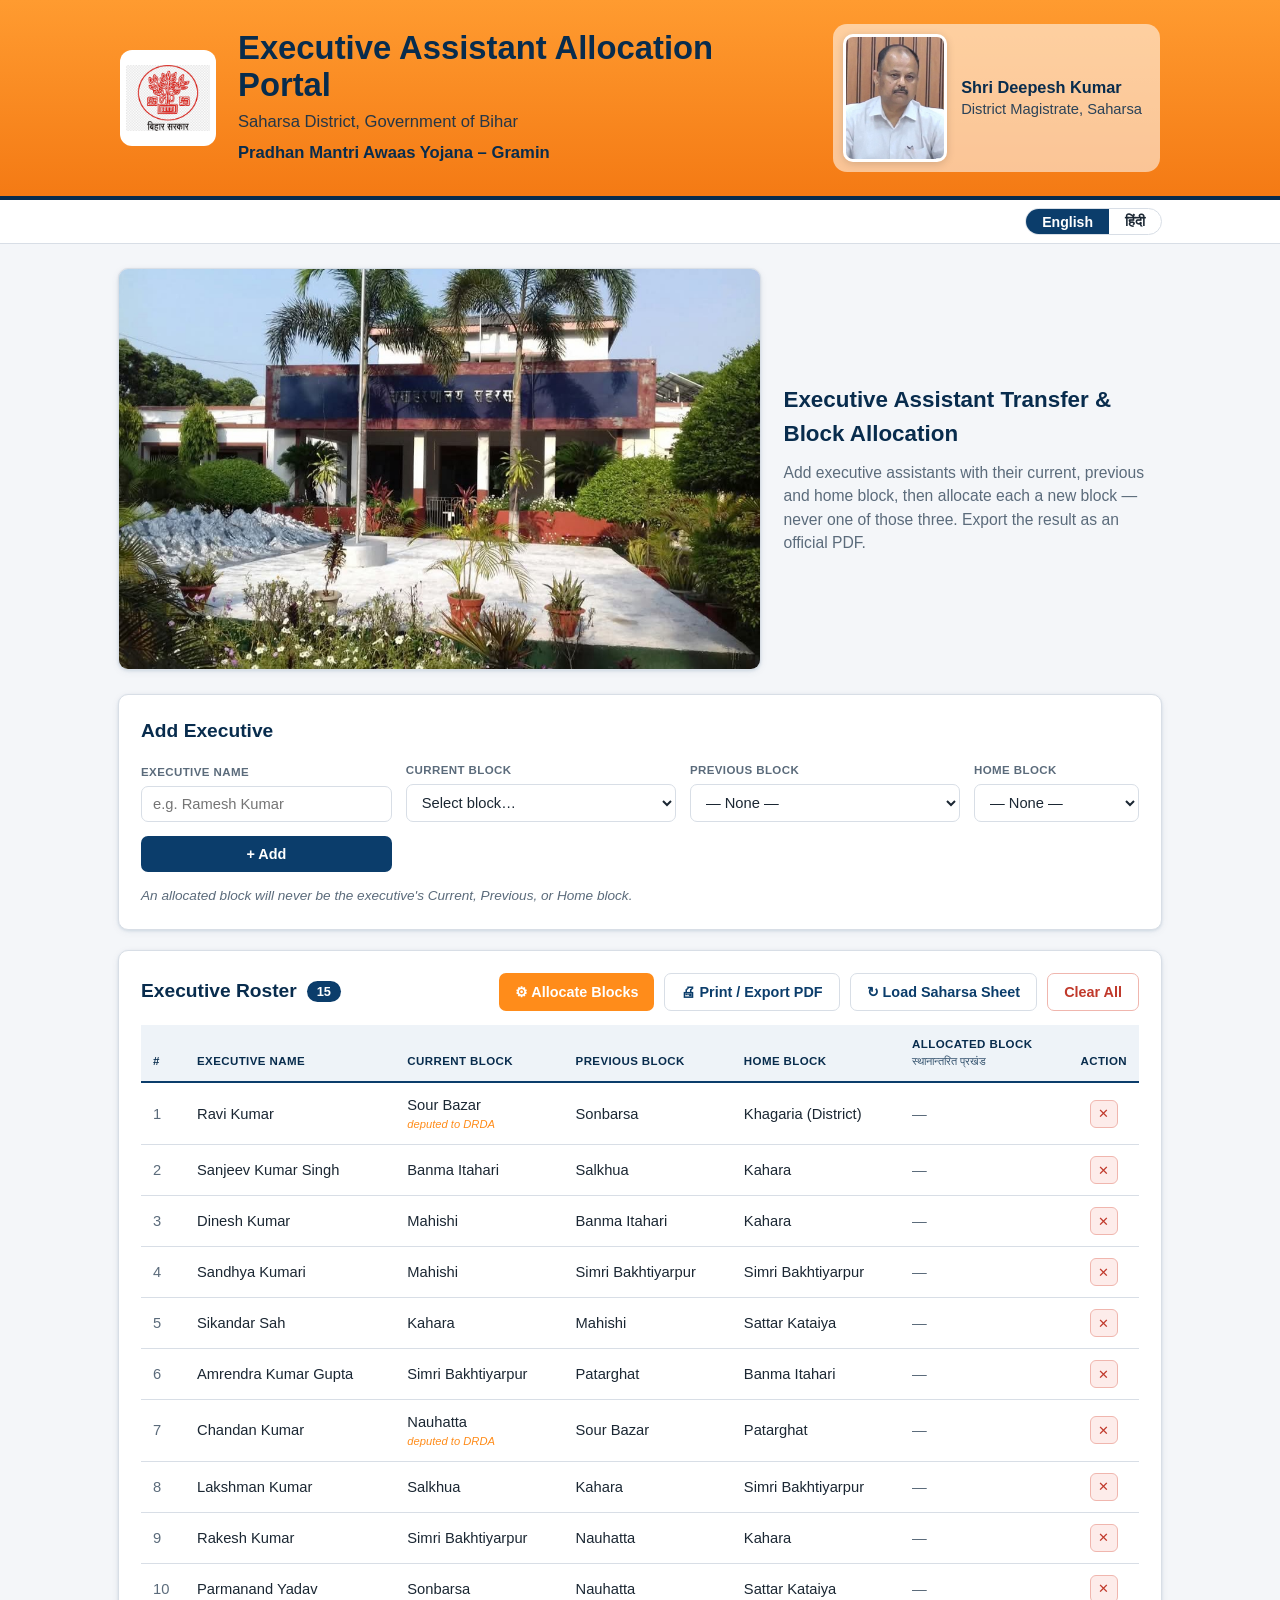
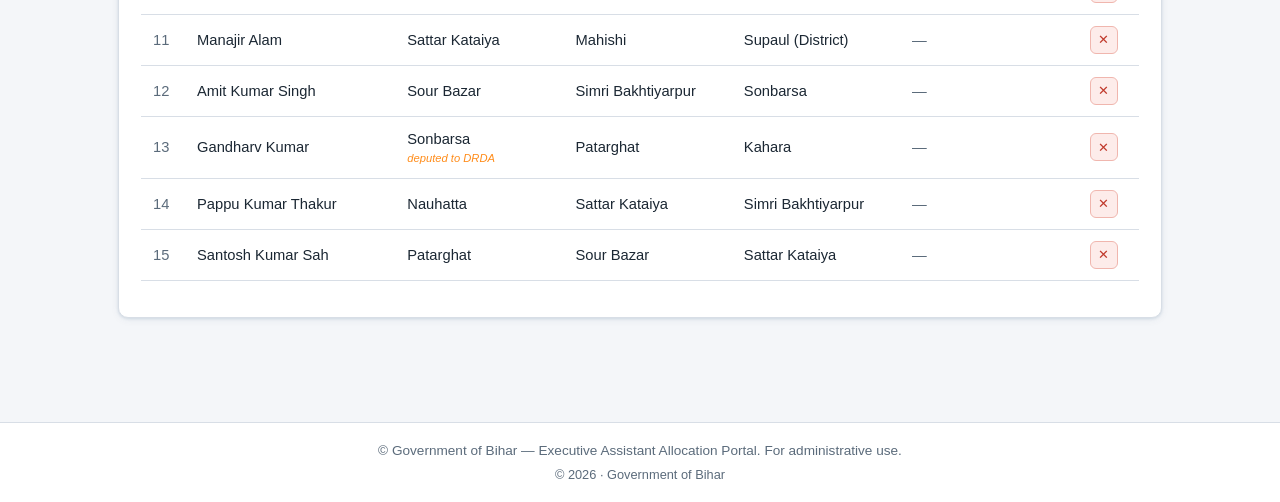
<file: index.html>
<!DOCTYPE html>
<html lang="en">
<head>
  <meta charset="UTF-8" />
  <meta name="viewport" content="width=device-width, initial-scale=1.0" />
  <title data-i18n="page_title">Executive Assistant Allocation Portal</title>
  <meta name="description" content="Executive Assistant Allocation Portal — Saharsa District, Government of Bihar." />
  <link rel="icon" href="assets/bihar-emblem.png" />
  <link rel="stylesheet" href="css/style.css" />
</head>
<body data-lang="en">
  <!-- ===================== PRINT-ONLY OFFICIAL HEADER ===================== -->
  <div class="print-gov" aria-hidden="true">
    <img class="print-gov-emblem" src="assets/bihar-emblem.png" alt="" />
    <div class="print-gov-title" data-i18n="gov_title">बिहार सरकार</div>
    <div class="print-gov-sub" data-i18n="gov_sub">Government of Bihar</div>
  </div>

  <!-- ===================== SAFFRON LANDING HEADER ===================== -->
  <section class="landing-header">
    <div class="landing-header-inner">
      <a href="index.html" class="banner-brand" aria-label="Home">
        <img class="landing-header-emblem" src="assets/bihar-emblem.png" alt="Government of Bihar / बिहार सरकार" />
        <div class="landing-titles">
          <h1 data-i18n="app_title">Executive Assistant Allocation Portal</h1>
          <p data-i18n="app_subtitle">Saharsa District, Government of Bihar</p>
          <p class="scheme-line" data-i18n="scheme">Pradhan Mantri Awaas Yojana – Gramin</p>
        </div>
      </a>

      <div class="landing-dm">
        <div class="landing-dm-photo">
          <img src="assets/dm-saharsa.jpg" alt="District Magistrate, Saharsa" onerror="this.style.display='none'" />
        </div>
        <div class="landing-dm-caption">
          <strong data-i18n="dm_name">Shri Deepesh Kumar</strong>
          <span data-i18n="dm_role">District Magistrate, Saharsa</span>
        </div>
      </div>
    </div>
  </section>

  <!-- ===================== UTILITY BAR (LANGUAGE) ===================== -->
  <div class="util-bar">
    <div class="util-bar-inner">
      <div class="util-bar-spacer"></div>
      <div class="lang-toggle" role="group" aria-label="Language / भाषा">
        <button type="button" data-lang="en" aria-pressed="true">English</button>
        <button type="button" data-lang="hi" aria-pressed="false">हिंदी</button>
      </div>
    </div>
  </div>

  <main id="main">
    <!-- ===================== HERO ===================== -->
    <section class="landing-body" aria-label="Overview">
      <div class="landing-photo" data-label-key="hero_label" data-label="Saharsa Administration">
        <img src="assets/saharsa-administration.jpeg" alt="Saharsa Administration" onerror="this.style.display='none'" />
      </div>
      <div class="hero-text">
        <h2 data-i18n="hero_title">Executive Assistant Transfer &amp; Block Allocation</h2>
        <p data-i18n="hero_lead">Add executive assistants with their current, previous and home block, then allocate each a new block — never one of those three.</p>
      </div>
    </section>

    <!-- ===================== ADD EXECUTIVE ===================== -->
    <section class="card no-print">
      <h2 class="card-title" data-i18n="add_title">Add Executive</h2>
      <form id="addForm" class="add-form" autocomplete="off">
        <div class="field">
          <label for="execName" data-i18n="f_name">Executive Name</label>
          <input type="text" id="execName" data-i18n-placeholder="f_name_ph" placeholder="e.g. Ramesh Kumar" required />
        </div>
        <div class="field">
          <label for="currentBlock" data-i18n="f_current">Current Block</label>
          <select id="currentBlock" required></select>
        </div>
        <div class="field">
          <label for="previousBlock" data-i18n="f_previous">Previous Block</label>
          <select id="previousBlock"></select>
        </div>
        <div class="field">
          <label for="homeBlock" data-i18n="f_home">Home Block</label>
          <select id="homeBlock"></select>
        </div>
        <div class="field field-action">
          <button type="submit" class="btn btn-primary" data-i18n="btn_add">+ Add</button>
        </div>
      </form>
      <p class="hint" data-i18n="add_hint">An allocated block will never be the executive's Current, Previous, or Home block.</p>
    </section>

    <!-- ===================== ROSTER + RESULTS ===================== -->
    <section class="card" id="rosterCard">
      <div class="card-header">
        <h2 class="card-title"><span data-i18n="roster_title">Executive Roster</span> <span class="count-badge" id="countBadge">0</span></h2>
        <div class="toolbar no-print">
          <button type="button" class="btn btn-accent" id="allocateBtn" data-i18n="btn_allocate">⚙ Allocate Blocks</button>
          <button type="button" class="btn btn-ghost" id="printBtn" data-i18n="btn_print">🖨 Print / Export PDF</button>
          <button type="button" class="btn btn-ghost" id="loadSeedBtn" data-i18n="btn_load">↻ Load Saharsa Sheet</button>
          <button type="button" class="btn btn-ghost btn-danger" id="clearBtn" data-i18n="btn_clear">Clear All</button>
        </div>
      </div>

      <!-- Print-only header block -->
      <div class="print-meta" id="printMeta"></div>

      <div class="table-wrap">
        <table class="data-table" id="execTable">
          <thead>
            <tr>
              <th class="col-num" data-i18n="th_num">#</th>
              <th data-i18n="th_name">Executive Name</th>
              <th data-i18n="th_current">Current Block</th>
              <th data-i18n="th_previous">Previous Block</th>
              <th data-i18n="th_home">Home Block</th>
              <th class="col-alloc"><span data-i18n="th_alloc">Allocated Block</span><br /><span class="th-sub" data-i18n="th_alloc_hi">स्थानान्तरित प्रखंड</span></th>
              <th class="col-action no-print" data-i18n="th_action">Action</th>
            </tr>
          </thead>
          <tbody id="execTableBody"></tbody>
        </table>
        <div class="empty-state" id="emptyState" data-i18n="empty_state">No executives added yet. Use the form above to add one.</div>
      </div>

      <p class="alloc-note no-print" id="allocNote"></p>
    </section>
  </main>

  <footer class="site-footer no-print">
    <div class="footer-inner">
      <div data-i18n="footer_note">© Government of Bihar — Executive Assistant Allocation Portal.</div>
      <div class="inline-note">© <span id="footer-year"></span> · Government of Bihar</div>
    </div>
  </footer>

  <script src="js/blocks.js"></script>
  <script src="js/i18n.js"></script>
  <script src="js/app.js"></script>
</body>
</html>
</file>
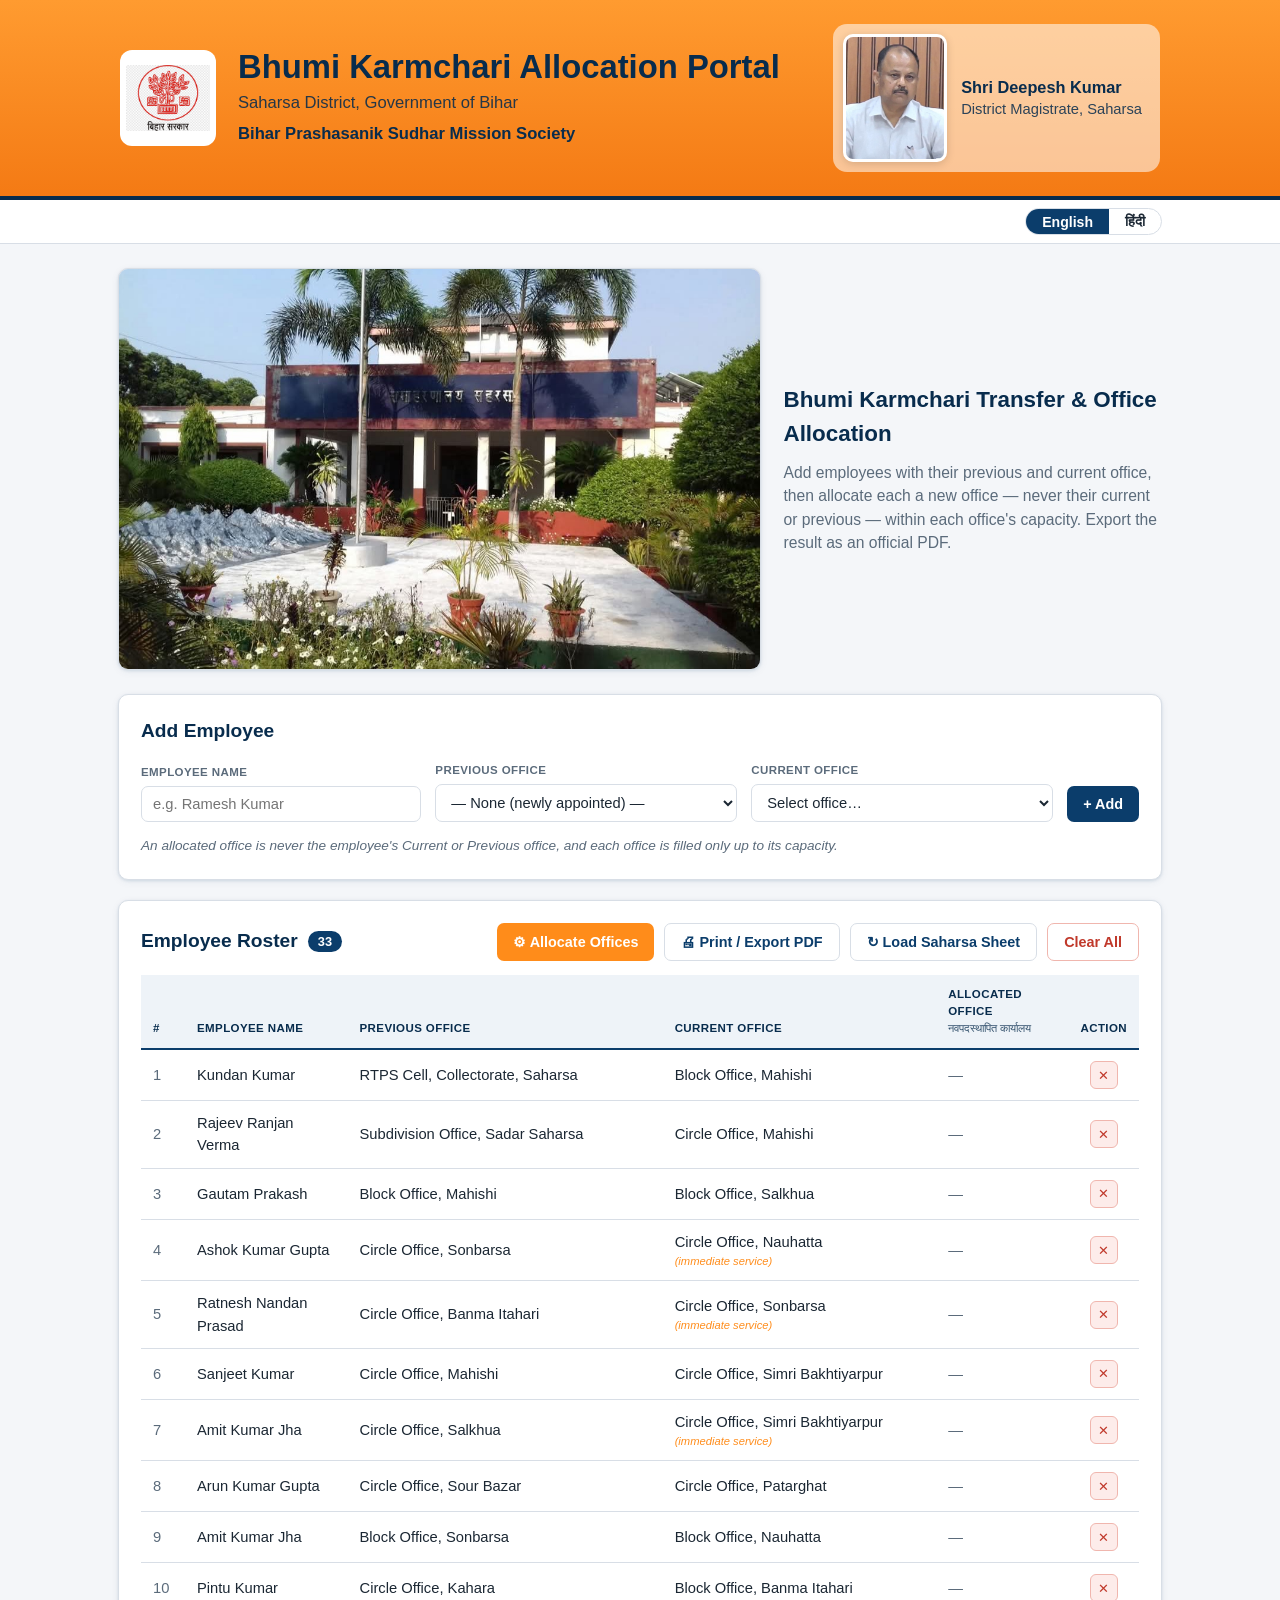
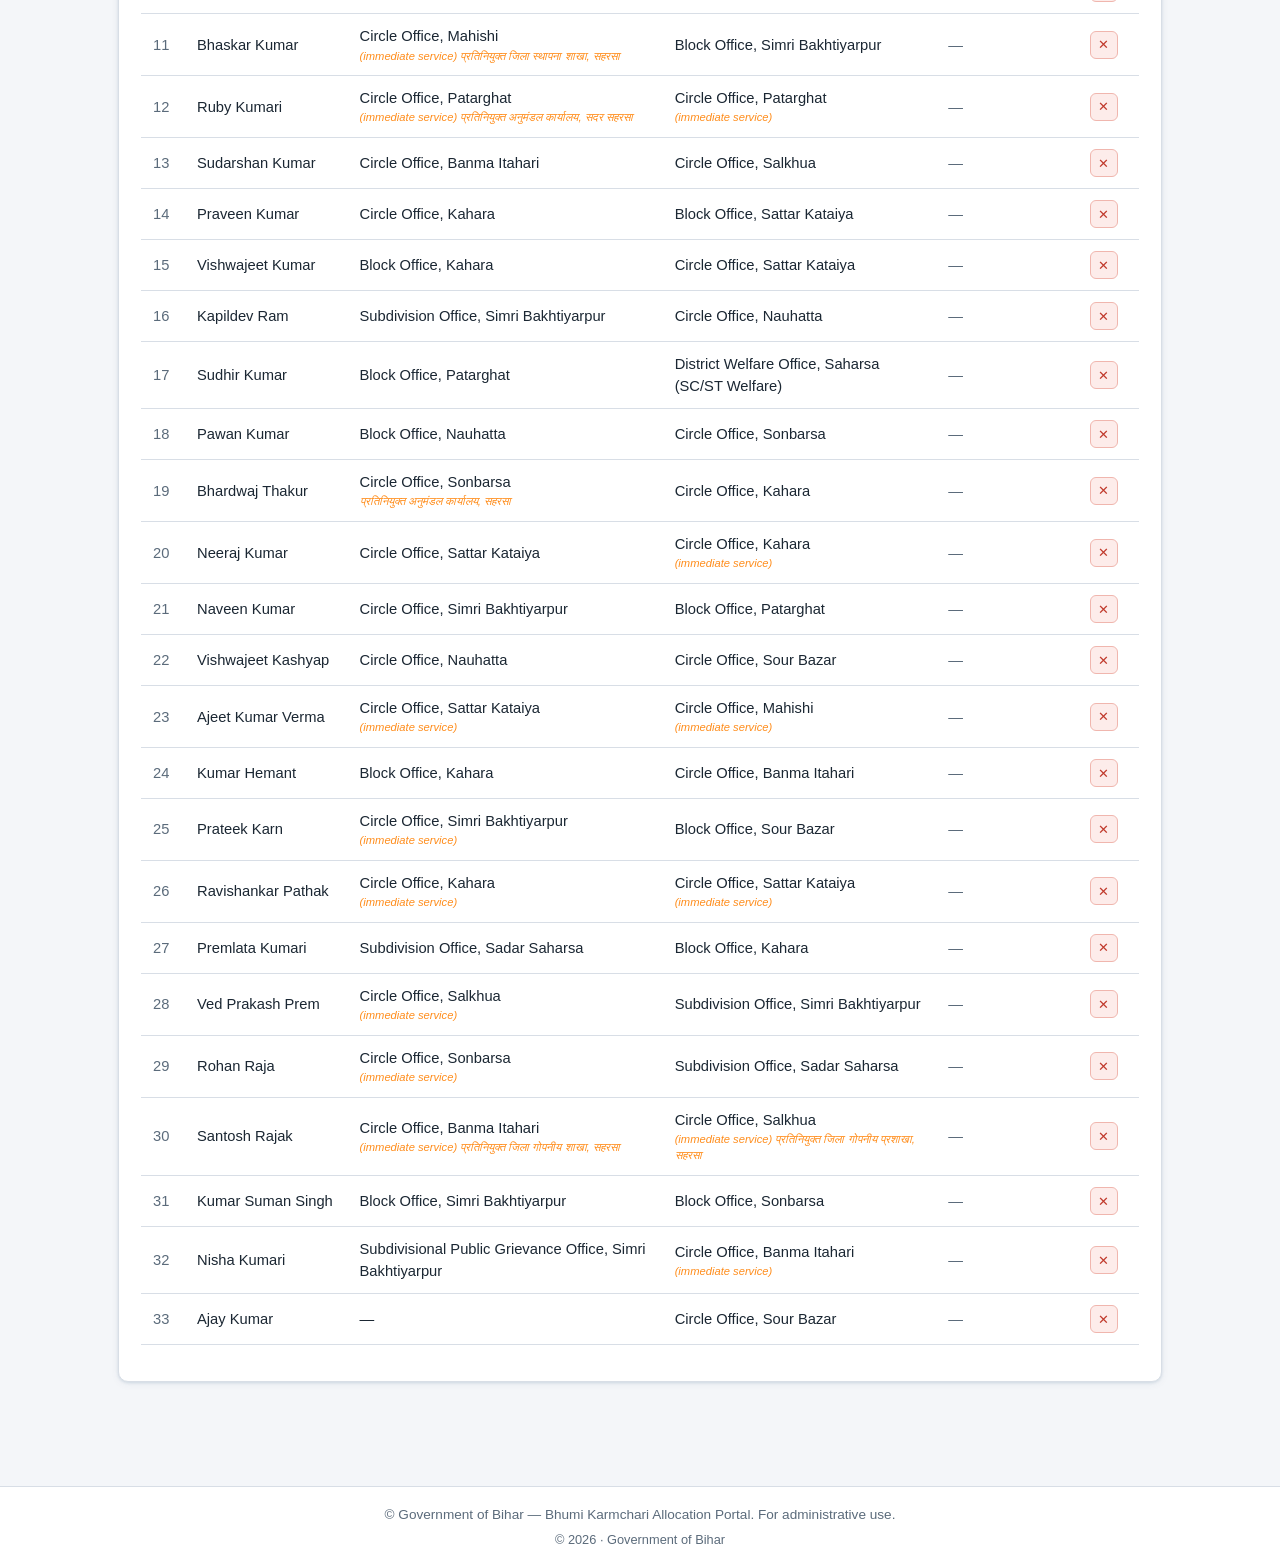
<file: bhumi-karmchari.html>
<!DOCTYPE html>
<html lang="en">
<head>
  <meta charset="UTF-8" />
  <meta name="viewport" content="width=device-width, initial-scale=1.0" />
  <title data-i18n="page_title">Executive Assistant Allocation Portal</title>
  <meta name="description" content="Executive Assistant Allocation Portal — Saharsa District, Government of Bihar." />
  <link rel="icon" href="assets/bihar-emblem.png" />
  <link rel="stylesheet" href="css/bhumi.css" />
</head>
<body data-lang="en">
  <!-- ===================== PRINT-ONLY OFFICIAL HEADER ===================== -->
  <div class="print-gov" aria-hidden="true">
    <img class="print-gov-emblem" src="assets/bihar-emblem.png" alt="" />
    <div class="print-gov-title" data-i18n="gov_title">बिहार सरकार</div>
    <div class="print-gov-sub" data-i18n="gov_sub">Government of Bihar</div>
  </div>

  <!-- ===================== SAFFRON LANDING HEADER ===================== -->
  <section class="landing-header">
    <div class="landing-header-inner">
      <a href="index.html" class="banner-brand" aria-label="Home">
        <img class="landing-header-emblem" src="assets/bihar-emblem.png" alt="Government of Bihar / बिहार सरकार" />
        <div class="landing-titles">
          <h1 data-i18n="app_title">Executive Assistant Allocation Portal</h1>
          <p data-i18n="app_subtitle">Saharsa District, Government of Bihar</p>
          <p class="scheme-line" data-i18n="scheme">Pradhan Mantri Awaas Yojana – Gramin</p>
        </div>
      </a>

      <div class="landing-dm">
        <div class="landing-dm-photo">
          <img src="assets/dm-saharsa.jpg" alt="District Magistrate, Saharsa" onerror="this.style.display='none'" />
        </div>
        <div class="landing-dm-caption">
          <strong data-i18n="dm_name">Shri Deepesh Kumar</strong>
          <span data-i18n="dm_role">District Magistrate, Saharsa</span>
        </div>
      </div>
    </div>
  </section>

  <!-- ===================== UTILITY BAR (LANGUAGE) ===================== -->
  <div class="util-bar">
    <div class="util-bar-inner">
      <div class="util-bar-spacer"></div>
      <div class="lang-toggle" role="group" aria-label="Language / भाषा">
        <button type="button" data-lang="en" aria-pressed="true">English</button>
        <button type="button" data-lang="hi" aria-pressed="false">हिंदी</button>
      </div>
    </div>
  </div>

  <main id="main">
    <!-- ===================== HERO ===================== -->
    <section class="landing-body" aria-label="Overview">
      <div class="landing-photo" data-label-key="hero_label" data-label="Saharsa Administration">
        <img src="assets/saharsa-administration.jpeg" alt="Saharsa Administration" onerror="this.style.display='none'" />
      </div>
      <div class="hero-text">
        <h2 data-i18n="hero_title">Executive Assistant Transfer &amp; Block Allocation</h2>
        <p data-i18n="hero_lead">Add executive assistants with their current, previous and home block, then allocate each a new block — never one of those three.</p>
      </div>
    </section>

    <!-- ===================== ADD EXECUTIVE ===================== -->
    <section class="card no-print">
      <h2 class="card-title" data-i18n="add_title">Add Executive</h2>
      <form id="addForm" class="add-form" autocomplete="off">
        <div class="field">
          <label for="execName" data-i18n="f_name">Executive Name</label>
          <input type="text" id="execName" data-i18n-placeholder="f_name_ph" placeholder="e.g. Ramesh Kumar" required />
        </div>
        <div class="field">
          <label for="previousBlock" data-i18n="f_previous">Previous Office</label>
          <select id="previousBlock"></select>
        </div>
        <div class="field">
          <label for="currentBlock" data-i18n="f_current">Current Office</label>
          <select id="currentBlock" required></select>
        </div>
        <div class="field field-action">
          <button type="submit" class="btn btn-primary" data-i18n="btn_add">+ Add</button>
        </div>
      </form>
      <p class="hint" data-i18n="add_hint">An allocated block will never be the executive's Current, Previous, or Home block.</p>
    </section>

    <!-- ===================== ROSTER + RESULTS ===================== -->
    <section class="card" id="rosterCard">
      <div class="card-header">
        <h2 class="card-title"><span data-i18n="roster_title">Executive Roster</span> <span class="count-badge" id="countBadge">0</span></h2>
        <div class="toolbar no-print">
          <button type="button" class="btn btn-accent" id="allocateBtn" data-i18n="btn_allocate">⚙ Allocate Blocks</button>
          <button type="button" class="btn btn-ghost" id="printBtn" data-i18n="btn_print">🖨 Print / Export PDF</button>
          <button type="button" class="btn btn-ghost" id="loadSeedBtn" data-i18n="btn_load">↻ Load Saharsa Sheet</button>
          <button type="button" class="btn btn-ghost btn-danger" id="clearBtn" data-i18n="btn_clear">Clear All</button>
        </div>
      </div>

      <!-- Print-only header block -->
      <div class="print-meta" id="printMeta"></div>

      <div class="table-wrap">
        <table class="data-table" id="execTable">
          <thead>
            <tr>
              <th class="col-num" data-i18n="th_num">#</th>
              <th data-i18n="th_name">Executive Name</th>
              <th data-i18n="th_previous">Previous Office</th>
              <th data-i18n="th_current">Current Office</th>
              <th class="col-alloc"><span data-i18n="th_alloc">Allocated Office</span><br /><span class="th-sub" data-i18n="th_alloc_hi">नवपदस्थापित कार्यालय</span></th>
              <th class="col-action no-print" data-i18n="th_action">Action</th>
            </tr>
          </thead>
          <tbody id="execTableBody"></tbody>
        </table>
        <div class="empty-state" id="emptyState" data-i18n="empty_state">No executives added yet. Use the form above to add one.</div>
      </div>

      <p class="alloc-note no-print" id="allocNote"></p>
    </section>
  </main>

  <footer class="site-footer no-print">
    <div class="footer-inner">
      <div data-i18n="footer_note">© Government of Bihar — Executive Assistant Allocation Portal.</div>
      <div class="inline-note">© <span id="footer-year"></span> · Government of Bihar</div>
    </div>
  </footer>

  <script src="js/bhumi.js"></script>
  <script src="js/bhumi-i18n.js"></script>
  <script src="js/bhumi-app.js"></script>
</body>
</html>
</file>
<file: css/style.css>
/* ===== Executive Assistant Allocation Portal — Government of Bihar =====
   Palette and landing layout adapted from the Saharsa Teacher Allocation Portal. */
:root {
  --navy: #0b3d6b;
  --navy-dark: #082c4d;
  --saffron: #ff8c1a;
  --green: #138808;
  --bg: #f4f6f9;
  --card: #ffffff;
  --border: #d8dee6;
  --text: #1b2733;
  --muted: #5b6b7b;
  --danger: #c0392b;
  --danger-bg: #fdecea;
  --ok: #1e7e34;
  --ok-bg: #e7f5ea;
  --warn: #8a6d00;
  --warn-bg: #fff6da;
  --radius: 10px;
  --shadow: 0 1px 3px rgba(11, 61, 107, 0.12), 0 2px 8px rgba(11, 61, 107, 0.06);
  --maxw: 1080px;
}

* { box-sizing: border-box; }

body {
  margin: 0;
  font-family: "Segoe UI", Roboto, "Helvetica Neue", Arial, sans-serif;
  background: var(--bg);
  color: var(--text);
  line-height: 1.5;
}

/* ===================== SAFFRON LANDING HEADER ===================== */
.landing-header {
  background: linear-gradient(180deg, #ff9b30 0%, #f47a14 100%);
  color: var(--navy-dark);
  border-bottom: 4px solid var(--navy-dark);
}
.landing-header-inner {
  max-width: var(--maxw);
  margin: 0 auto;
  padding: 24px 20px;
  display: grid;
  grid-template-columns: 1fr auto;
  align-items: center;
  gap: 22px;
}
.banner-brand {
  display: flex; align-items: center; gap: 22px;
  text-decoration: none; color: inherit; min-width: 0;
  border-radius: 10px;
}
.banner-brand:hover { opacity: 0.92; }
.landing-header-emblem {
  width: 96px; height: 96px; object-fit: contain;
  background: #fff; border-radius: 12px; padding: 6px;
  flex: 0 0 auto;
}
.landing-titles { min-width: 0; }
.landing-titles h1 {
  margin: 0;
  font-size: 2.05rem;
  color: var(--navy-dark);
  line-height: 1.12;
  font-weight: 700;
}
.landing-titles p { margin: 6px 0 0; color: var(--navy-dark); opacity: 0.88; font-size: 1.04rem; }
.scheme-line { font-weight: 700 !important; opacity: 1 !important; }

.landing-dm {
  display: flex; align-items: center; gap: 14px;
  background: rgba(255,255,255,0.55);
  padding: 10px 18px 10px 10px; border-radius: 14px;
  flex: 0 0 auto;
}
.landing-dm-photo {
  position: relative;
  width: 104px; height: 128px;
  border-radius: 10px;
  background: rgba(255,255,255,0.9);
  overflow: hidden;
  border: 3px solid #fff;
  box-shadow: 0 2px 8px rgba(0,0,0,0.15);
  flex: 0 0 auto;
}
.landing-dm-photo::before {
  content: "DM"; position: absolute; inset: 0;
  display: grid; place-items: center;
  font-weight: 800; color: var(--navy); font-size: 1.1rem; letter-spacing: 0.05em;
}
.landing-dm-photo img {
  position: relative; width: 100%; height: 100%;
  object-fit: cover; display: block;
}
.landing-dm-caption {
  display: flex; flex-direction: column;
  line-height: 1.3; font-size: 0.92rem;
  color: var(--navy-dark); min-width: 180px;
}
.landing-dm-caption strong { font-weight: 700; font-size: 1.02rem; margin-bottom: 2px; }
.landing-dm-caption span { opacity: 0.85; }

@media (max-width: 760px) {
  .landing-header-inner { grid-template-columns: 1fr; }
}
@media (max-width: 620px) {
  .landing-titles h1 { font-size: 1.4rem; }
  .banner-brand { gap: 14px; }
  .landing-header-emblem { width: 70px; height: 70px; }
}

/* ===================== UTILITY BAR + LANGUAGE TOGGLE ===================== */
.util-bar { background: #fff; border-bottom: 1px solid var(--border); }
.util-bar-inner {
  max-width: var(--maxw); margin: 0 auto;
  padding: 8px 18px; display: flex; align-items: center; gap: 12px;
}
.util-bar-spacer { flex: 1 1 auto; }
.lang-toggle {
  display: inline-flex;
  border: 1px solid var(--border);
  border-radius: 999px;
  overflow: hidden;
}
.lang-toggle button {
  background: transparent; color: var(--text);
  border: none; padding: 4px 16px; cursor: pointer;
  font-size: 0.88rem; font-weight: 600;
}
.lang-toggle button[aria-pressed="true"] { background: var(--navy); color: #fff; }

/* ===================== LAYOUT ===================== */
main {
  max-width: var(--maxw);
  margin: 24px auto;
  padding: 0 18px 60px;
}

/* ===================== HERO ===================== */
.landing-body {
  display: grid;
  grid-template-columns: 1.7fr 1fr;
  gap: 22px;
  margin-bottom: 24px;
}
@media (max-width: 760px) {
  .landing-body { grid-template-columns: 1fr; }
}
.landing-photo {
  position: relative;
  background: #e9eef4;
  border-radius: var(--radius);
  overflow: hidden;
  border: 1px solid var(--border);
  box-shadow: var(--shadow);
  aspect-ratio: 16 / 10;
  min-height: 260px;
}
.landing-photo::before {
  content: attr(data-label);
  position: absolute; inset: 0;
  display: grid; place-items: center;
  color: var(--muted); font-size: 1rem; padding: 20px; text-align: center;
}
.landing-photo img {
  position: relative; width: 100%; height: 100%;
  object-fit: cover; display: block;
}
.hero-text { display: flex; flex-direction: column; justify-content: center; }
.hero-text h2 { margin: 0 0 10px; font-size: 1.4rem; color: var(--navy-dark); }
.hero-text p { margin: 0; color: var(--muted); font-size: 0.98rem; }

/* ===================== CARDS ===================== */
.card {
  background: var(--card);
  border: 1px solid var(--border);
  border-radius: var(--radius);
  box-shadow: var(--shadow);
  padding: 22px;
  margin-bottom: 20px;
}
.card-title {
  margin: 0 0 16px;
  font-size: 1.2rem;
  color: var(--navy-dark);
  display: flex; align-items: center; gap: 10px;
}
.card-header {
  display: flex; align-items: center; justify-content: space-between;
  flex-wrap: wrap; gap: 12px; margin-bottom: 8px;
}
.card-header .card-title { margin: 0; }
.count-badge {
  background: var(--navy); color: #fff;
  font-size: 0.8rem; font-weight: 700;
  border-radius: 20px; padding: 1px 10px; min-width: 22px; text-align: center;
}

/* ===================== ADD FORM ===================== */
.add-form {
  display: grid;
  grid-template-columns: 1.3fr 1.4fr 1.4fr auto;
  gap: 14px; align-items: end;
}
.field { display: flex; flex-direction: column; gap: 5px; min-width: 0; }
.field label {
  font-size: 0.72rem; font-weight: 700; color: var(--muted);
  text-transform: uppercase; letter-spacing: 0.4px;
}
.field input, .field select {
  width: 100%; max-width: 100%; min-width: 0;
  padding: 9px 11px; border: 1px solid var(--border);
  border-radius: 7px; font-size: 0.92rem; background: #fff; color: var(--text);
  text-overflow: ellipsis;
}
.field input:focus, .field select:focus {
  outline: none; border-color: var(--navy);
  box-shadow: 0 0 0 3px rgba(11, 61, 107, 0.12);
}
.hint { margin: 14px 0 0; font-size: 0.85rem; color: var(--muted); font-style: italic; }

/* ===================== BUTTONS ===================== */
.btn {
  border: none; border-radius: 7px; padding: 10px 16px;
  font-size: 0.9rem; font-weight: 600; cursor: pointer;
  transition: filter 0.15s, transform 0.05s, background 0.15s;
}
.btn:active { transform: translateY(1px); }
.btn-primary { background: var(--navy); color: #fff; width: 100%; }
.btn-primary:hover { background: var(--navy-dark); }
.btn-accent { background: var(--saffron); color: #fff; }
.btn-accent:hover { filter: brightness(1.06); }
.btn-ghost { background: #fff; color: var(--navy); border: 1px solid var(--border); }
.btn-ghost:hover { background: var(--bg); }
.btn-danger { color: var(--danger); border-color: #f0b6ae; }
.btn-danger:hover { background: var(--danger-bg); }
.toolbar { display: flex; gap: 10px; flex-wrap: wrap; }

/* ===================== TABLE ===================== */
.table-wrap { position: relative; overflow-x: auto; }
.data-table { width: 100%; border-collapse: collapse; font-size: 0.92rem; margin-top: 6px; }
.data-table th {
  background: #eef3f8; color: var(--navy-dark);
  text-align: left; padding: 11px 12px;
  font-size: 0.72rem; text-transform: uppercase; letter-spacing: 0.4px;
  border-bottom: 2px solid var(--navy);
  vertical-align: bottom;
}
.th-sub { font-weight: 500; text-transform: none; letter-spacing: 0; font-size: 0.66rem; opacity: 0.8; }
.data-table td { padding: 11px 12px; border-bottom: 1px solid var(--border); }
.data-table tbody tr:hover { background: #fafbfc; }
.col-num { width: 44px; color: var(--muted); }
.col-action { width: 64px; text-align: center; }
.deputed-note { display: block; font-size: 0.7rem; color: var(--saffron); font-style: italic; }
.alloc-pill {
  display: inline-block;
  background: rgba(19, 136, 8, 0.1);
  color: var(--ok);
  border: 1px solid rgba(19, 136, 8, 0.25);
  padding: 3px 10px; border-radius: 20px; font-weight: 600;
}
.alloc-empty { color: var(--muted); }
.btn-remove {
  background: var(--danger-bg); color: var(--danger);
  border: 1px solid #f0b6ae; border-radius: 6px;
  width: 28px; height: 28px; cursor: pointer; font-size: 0.82rem;
}
.btn-remove:hover { background: #fbd6cf; }
.empty-state { padding: 40px 16px; text-align: center; color: var(--muted); font-style: italic; }

.alloc-note { margin: 14px 0 0; font-size: 0.92rem; font-weight: 600; }
.alloc-note.ok { color: var(--ok); }
.alloc-note.warn { color: var(--warn); }

/* ===================== FOOTER ===================== */
.site-footer { border-top: 1px solid var(--border); background: #fff; color: var(--muted); font-size: 0.85rem; }
.footer-inner { max-width: var(--maxw); margin: 0 auto; padding: 18px; text-align: center; }
.inline-note { font-size: 0.8rem; color: var(--muted); margin-top: 4px; }

/* ===================== RESPONSIVE ===================== */
@media (max-width: 820px) {
  .add-form { grid-template-columns: 1fr 1fr; }
  .field-action { grid-column: 1 / -1; }
}
@media (max-width: 520px) { .add-form { grid-template-columns: 1fr; } }

/* ===================== PRINT-ONLY ELEMENTS (hidden on screen) ===================== */
.print-meta { display: none; }
.print-gov { display: none; }

/* ===================== PRINT / PDF ===================== */
@media print {
  @page { margin: 12mm; }
  body { background: #fff; }
  .no-print { display: none !important; }
  main { margin: 0; max-width: 100%; padding: 0; }
  /* Drop all on-screen chrome: saffron banner, DM photo, language bar, hero. */
  .landing-header, .util-bar, .landing-body, .site-footer { display: none !important; }

  /* Centered "Government of Bihar" masthead, like an official announcement. */
  .print-gov {
    display: block;
    text-align: center;
    margin: 0 0 6px;
  }
  .print-gov-emblem { width: 64px; height: 64px; object-fit: contain; display: block; margin: 0 auto 4px; }
  .print-gov-title { font-size: 1.3rem; font-weight: 800; color: #000; letter-spacing: 0.02em; }
  .print-gov-sub { font-size: 0.92rem; color: #000; margin-top: 1px; }

  .card { border: none; box-shadow: none; padding: 0; margin: 0; }
  .card-title, .count-badge { display: none !important; }
  .print-meta {
    display: block; margin: 12px 0 12px;
    border-top: 1.5px solid #000; border-bottom: 1.5px solid #000;
    padding: 10px 0; text-align: center;
  }
  .pm-title { font-weight: 700; font-size: 0.98rem; color: var(--navy-dark); }
  .pm-row {
    display: flex; justify-content: space-between; gap: 12px;
    font-size: 0.82rem; color: var(--text); margin-top: 4px;
  }
  .data-table { font-size: 0.78rem; }
  .data-table th, .alloc-pill {
    -webkit-print-color-adjust: exact; print-color-adjust: exact;
  }
}
</file>
<file: css/bhumi.css>
/* ===== Executive Assistant Allocation Portal — Government of Bihar =====
   Palette and landing layout adapted from the Saharsa Teacher Allocation Portal. */
:root {
  --navy: #0b3d6b;
  --navy-dark: #082c4d;
  --saffron: #ff8c1a;
  --green: #138808;
  --bg: #f4f6f9;
  --card: #ffffff;
  --border: #d8dee6;
  --text: #1b2733;
  --muted: #5b6b7b;
  --danger: #c0392b;
  --danger-bg: #fdecea;
  --ok: #1e7e34;
  --ok-bg: #e7f5ea;
  --warn: #8a6d00;
  --warn-bg: #fff6da;
  --radius: 10px;
  --shadow: 0 1px 3px rgba(11, 61, 107, 0.12), 0 2px 8px rgba(11, 61, 107, 0.06);
  --maxw: 1080px;
}

* { box-sizing: border-box; }

body {
  margin: 0;
  font-family: "Segoe UI", Roboto, "Helvetica Neue", Arial, sans-serif;
  background: var(--bg);
  color: var(--text);
  line-height: 1.5;
}

/* ===================== SAFFRON LANDING HEADER ===================== */
.landing-header {
  background: linear-gradient(180deg, #ff9b30 0%, #f47a14 100%);
  color: var(--navy-dark);
  border-bottom: 4px solid var(--navy-dark);
}
.landing-header-inner {
  max-width: var(--maxw);
  margin: 0 auto;
  padding: 24px 20px;
  display: grid;
  grid-template-columns: 1fr auto;
  align-items: center;
  gap: 22px;
}
.banner-brand {
  display: flex; align-items: center; gap: 22px;
  text-decoration: none; color: inherit; min-width: 0;
  border-radius: 10px;
}
.banner-brand:hover { opacity: 0.92; }
.landing-header-emblem {
  width: 96px; height: 96px; object-fit: contain;
  background: #fff; border-radius: 12px; padding: 6px;
  flex: 0 0 auto;
}
.landing-titles { min-width: 0; }
.landing-titles h1 {
  margin: 0;
  font-size: 2.05rem;
  color: var(--navy-dark);
  line-height: 1.12;
  font-weight: 700;
}
.landing-titles p { margin: 6px 0 0; color: var(--navy-dark); opacity: 0.88; font-size: 1.04rem; }
.scheme-line { font-weight: 700 !important; opacity: 1 !important; }

.landing-dm {
  display: flex; align-items: center; gap: 14px;
  background: rgba(255,255,255,0.55);
  padding: 10px 18px 10px 10px; border-radius: 14px;
  flex: 0 0 auto;
}
.landing-dm-photo {
  position: relative;
  width: 104px; height: 128px;
  border-radius: 10px;
  background: rgba(255,255,255,0.9);
  overflow: hidden;
  border: 3px solid #fff;
  box-shadow: 0 2px 8px rgba(0,0,0,0.15);
  flex: 0 0 auto;
}
.landing-dm-photo::before {
  content: "DM"; position: absolute; inset: 0;
  display: grid; place-items: center;
  font-weight: 800; color: var(--navy); font-size: 1.1rem; letter-spacing: 0.05em;
}
.landing-dm-photo img {
  position: relative; width: 100%; height: 100%;
  object-fit: cover; display: block;
}
.landing-dm-caption {
  display: flex; flex-direction: column;
  line-height: 1.3; font-size: 0.92rem;
  color: var(--navy-dark); min-width: 180px;
}
.landing-dm-caption strong { font-weight: 700; font-size: 1.02rem; margin-bottom: 2px; }
.landing-dm-caption span { opacity: 0.85; }

@media (max-width: 760px) {
  .landing-header-inner { grid-template-columns: 1fr; }
}
@media (max-width: 620px) {
  .landing-titles h1 { font-size: 1.4rem; }
  .banner-brand { gap: 14px; }
  .landing-header-emblem { width: 70px; height: 70px; }
}

/* ===================== UTILITY BAR + LANGUAGE TOGGLE ===================== */
.util-bar { background: #fff; border-bottom: 1px solid var(--border); }
.util-bar-inner {
  max-width: var(--maxw); margin: 0 auto;
  padding: 8px 18px; display: flex; align-items: center; gap: 12px;
}
.util-bar-spacer { flex: 1 1 auto; }
.lang-toggle {
  display: inline-flex;
  border: 1px solid var(--border);
  border-radius: 999px;
  overflow: hidden;
}
.lang-toggle button {
  background: transparent; color: var(--text);
  border: none; padding: 4px 16px; cursor: pointer;
  font-size: 0.88rem; font-weight: 600;
}
.lang-toggle button[aria-pressed="true"] { background: var(--navy); color: #fff; }

/* ===================== LAYOUT ===================== */
main {
  max-width: var(--maxw);
  margin: 24px auto;
  padding: 0 18px 60px;
}

/* ===================== HERO ===================== */
.landing-body {
  display: grid;
  grid-template-columns: 1.7fr 1fr;
  gap: 22px;
  margin-bottom: 24px;
}
@media (max-width: 760px) {
  .landing-body { grid-template-columns: 1fr; }
}
.landing-photo {
  position: relative;
  background: #e9eef4;
  border-radius: var(--radius);
  overflow: hidden;
  border: 1px solid var(--border);
  box-shadow: var(--shadow);
  aspect-ratio: 16 / 10;
  min-height: 260px;
}
.landing-photo::before {
  content: attr(data-label);
  position: absolute; inset: 0;
  display: grid; place-items: center;
  color: var(--muted); font-size: 1rem; padding: 20px; text-align: center;
}
.landing-photo img {
  position: relative; width: 100%; height: 100%;
  object-fit: cover; display: block;
}
.hero-text { display: flex; flex-direction: column; justify-content: center; }
.hero-text h2 { margin: 0 0 10px; font-size: 1.4rem; color: var(--navy-dark); }
.hero-text p { margin: 0; color: var(--muted); font-size: 0.98rem; }

/* ===================== CARDS ===================== */
.card {
  background: var(--card);
  border: 1px solid var(--border);
  border-radius: var(--radius);
  box-shadow: var(--shadow);
  padding: 22px;
  margin-bottom: 20px;
}
.card-title {
  margin: 0 0 16px;
  font-size: 1.2rem;
  color: var(--navy-dark);
  display: flex; align-items: center; gap: 10px;
}
.card-header {
  display: flex; align-items: center; justify-content: space-between;
  flex-wrap: wrap; gap: 12px; margin-bottom: 8px;
}
.card-header .card-title { margin: 0; }
.count-badge {
  background: var(--navy); color: #fff;
  font-size: 0.8rem; font-weight: 700;
  border-radius: 20px; padding: 1px 10px; min-width: 22px; text-align: center;
}

/* ===================== ADD FORM ===================== */
.add-form {
  display: grid;
  grid-template-columns: 1.3fr 1.4fr 1.4fr auto;
  gap: 14px; align-items: end;
}
.field { display: flex; flex-direction: column; gap: 5px; min-width: 0; }
.field label {
  font-size: 0.72rem; font-weight: 700; color: var(--muted);
  text-transform: uppercase; letter-spacing: 0.4px;
}
.field input, .field select {
  width: 100%; max-width: 100%; min-width: 0;
  padding: 9px 11px; border: 1px solid var(--border);
  border-radius: 7px; font-size: 0.92rem; background: #fff; color: var(--text);
  text-overflow: ellipsis;
}
.field input:focus, .field select:focus {
  outline: none; border-color: var(--navy);
  box-shadow: 0 0 0 3px rgba(11, 61, 107, 0.12);
}
.hint { margin: 14px 0 0; font-size: 0.85rem; color: var(--muted); font-style: italic; }

/* ===================== BUTTONS ===================== */
.btn {
  border: none; border-radius: 7px; padding: 10px 16px;
  font-size: 0.9rem; font-weight: 600; cursor: pointer;
  transition: filter 0.15s, transform 0.05s, background 0.15s;
}
.btn:active { transform: translateY(1px); }
.btn-primary { background: var(--navy); color: #fff; width: 100%; }
.btn-primary:hover { background: var(--navy-dark); }
.btn-accent { background: var(--saffron); color: #fff; }
.btn-accent:hover { filter: brightness(1.06); }
.btn-ghost { background: #fff; color: var(--navy); border: 1px solid var(--border); }
.btn-ghost:hover { background: var(--bg); }
.btn-danger { color: var(--danger); border-color: #f0b6ae; }
.btn-danger:hover { background: var(--danger-bg); }
.toolbar { display: flex; gap: 10px; flex-wrap: wrap; }

/* ===================== TABLE ===================== */
.table-wrap { position: relative; overflow-x: auto; }
.data-table { width: 100%; border-collapse: collapse; font-size: 0.92rem; margin-top: 6px; }
.data-table th {
  background: #eef3f8; color: var(--navy-dark);
  text-align: left; padding: 11px 12px;
  font-size: 0.72rem; text-transform: uppercase; letter-spacing: 0.4px;
  border-bottom: 2px solid var(--navy);
  vertical-align: bottom;
}
.th-sub { font-weight: 500; text-transform: none; letter-spacing: 0; font-size: 0.66rem; opacity: 0.8; }
.data-table td { padding: 11px 12px; border-bottom: 1px solid var(--border); }
.data-table tbody tr:hover { background: #fafbfc; }
.col-num { width: 44px; color: var(--muted); }
.col-action { width: 64px; text-align: center; }
.deputed-note { display: block; font-size: 0.7rem; color: var(--saffron); font-style: italic; }
.alloc-pill {
  display: inline-block;
  background: rgba(19, 136, 8, 0.1);
  color: var(--ok);
  border: 1px solid rgba(19, 136, 8, 0.25);
  padding: 3px 10px; border-radius: 20px; font-weight: 600;
}
.alloc-empty { color: var(--muted); }
.btn-remove {
  background: var(--danger-bg); color: var(--danger);
  border: 1px solid #f0b6ae; border-radius: 6px;
  width: 28px; height: 28px; cursor: pointer; font-size: 0.82rem;
}
.btn-remove:hover { background: #fbd6cf; }
.empty-state { padding: 40px 16px; text-align: center; color: var(--muted); font-style: italic; }

.alloc-note { margin: 14px 0 0; font-size: 0.92rem; font-weight: 600; }
.alloc-note.ok { color: var(--ok); }
.alloc-note.warn { color: var(--warn); }

/* ===================== FOOTER ===================== */
.site-footer { border-top: 1px solid var(--border); background: #fff; color: var(--muted); font-size: 0.85rem; }
.footer-inner { max-width: var(--maxw); margin: 0 auto; padding: 18px; text-align: center; }
.inline-note { font-size: 0.8rem; color: var(--muted); margin-top: 4px; }

/* ===================== RESPONSIVE ===================== */
@media (max-width: 820px) {
  .add-form { grid-template-columns: 1fr 1fr; }
  .field-action { grid-column: 1 / -1; }
}
@media (max-width: 520px) { .add-form { grid-template-columns: 1fr; } }

/* ===================== PRINT-ONLY ELEMENTS (hidden on screen) ===================== */
.print-meta { display: none; }
.print-gov { display: none; }

/* ===================== PRINT / PDF ===================== */
@media print {
  @page { margin: 12mm; }
  body { background: #fff; }
  .no-print { display: none !important; }
  main { margin: 0; max-width: 100%; padding: 0; }
  /* Drop all on-screen chrome: saffron banner, DM photo, language bar, hero. */
  .landing-header, .util-bar, .landing-body, .site-footer { display: none !important; }

  /* Centered "Government of Bihar" masthead, like an official announcement. */
  .print-gov {
    display: block;
    text-align: center;
    margin: 0 0 6px;
  }
  .print-gov-emblem { width: 64px; height: 64px; object-fit: contain; display: block; margin: 0 auto 4px; }
  .print-gov-title { font-size: 1.3rem; font-weight: 800; color: #000; letter-spacing: 0.02em; }
  .print-gov-sub { font-size: 0.92rem; color: #000; margin-top: 1px; }

  .card { border: none; box-shadow: none; padding: 0; margin: 0; }
  .card-title, .count-badge { display: none !important; }
  .print-meta {
    display: block; margin: 12px 0 12px;
    border-top: 1.5px solid #000; border-bottom: 1.5px solid #000;
    padding: 10px 0; text-align: center;
  }
  .pm-title { font-weight: 700; font-size: 0.98rem; color: var(--navy-dark); }
  .pm-row {
    display: flex; justify-content: space-between; gap: 12px;
    font-size: 0.82rem; color: var(--text); margin-top: 4px;
  }
  .data-table { font-size: 0.78rem; }
  .data-table th, .alloc-pill {
    -webkit-print-color-adjust: exact; print-color-adjust: exact;
  }
}
</file>
